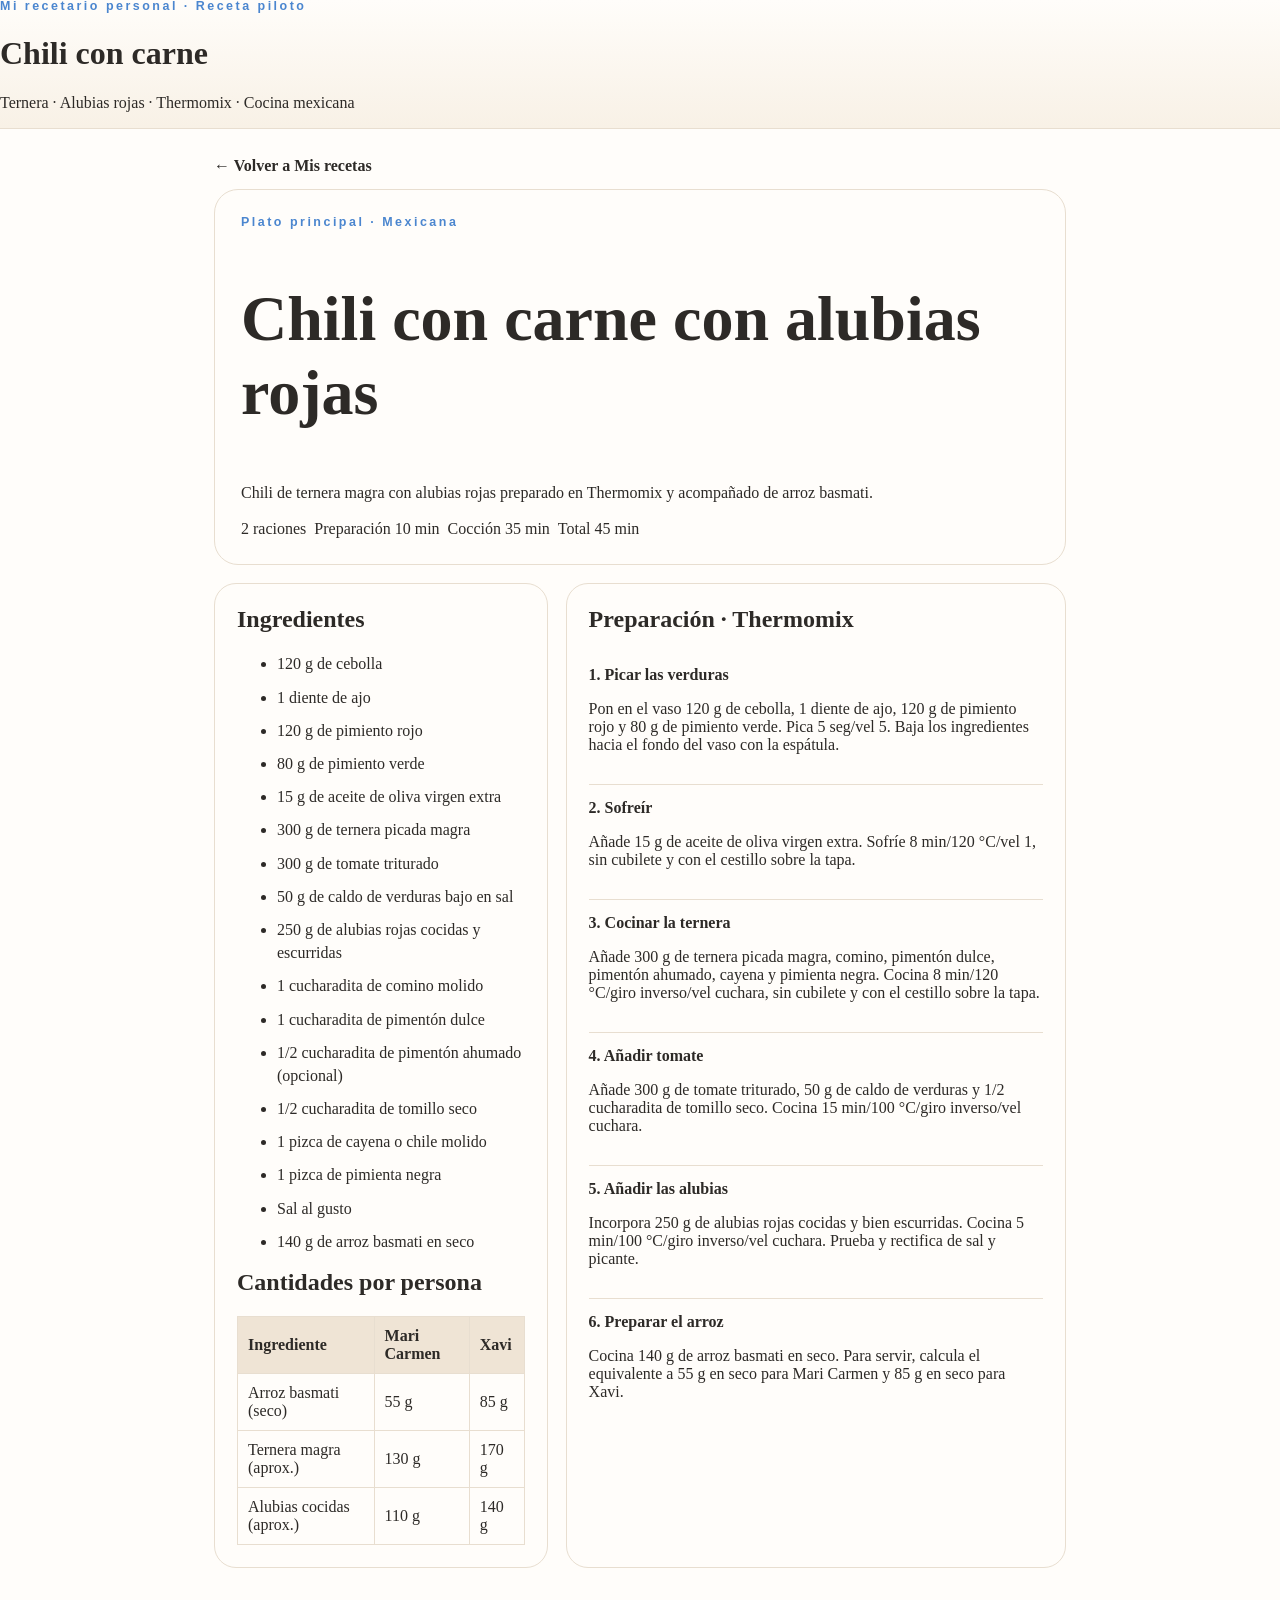
<file: chili-con-carne.html>
<!doctype html>
<html lang="es">
<head>
  <meta charset="utf-8">
  <meta name="viewport" content="width=device-width,initial-scale=1">
  <title>Chili con carne con alubias rojas · Mis recetas</title>
  <meta name="description" content="Chili de ternera magra con alubias rojas preparado en Thermomix y acompañado de arroz basmati.">
  <link rel="stylesheet" href="styles.css">
  <style>
.recipe-page{max-width:980px;margin:0 auto;padding:28px max(22px,5vw) 56px}
.recipe-head{background:var(--paper);border:1px solid var(--line);border-radius:24px;padding:26px;margin-bottom:18px}
.recipe-head h1{font-size:clamp(2.1rem,5vw,4rem)}
.recipe-meta{display:flex;gap:8px;flex-wrap:wrap;margin-top:18px}
.recipe-layout{display:grid;grid-template-columns:minmax(260px,.8fr) minmax(320px,1.2fr);gap:18px}
.recipe-box{background:var(--paper);border:1px solid var(--line);border-radius:22px;padding:22px}
.recipe-box h2{font-family:Georgia,serif;margin-top:0}
.recipe-box li{margin-bottom:10px;line-height:1.45}
.step-card{padding:14px 0;border-bottom:1px solid var(--line)}
.step-card:last-child{border-bottom:0}
.step-card h3{margin:0 0 6px;font-size:1rem;color:var(--accent)}
.portions{width:100%;border-collapse:collapse;margin-top:10px}
.portions th,.portions td{border:1px solid var(--line);padding:10px;text-align:left}
.portions th{background:#efe4d5}
.back{display:inline-block;margin-bottom:14px;color:var(--accent);font-weight:700;text-decoration:none}
.machine{font-weight:800}
@media(max-width:720px){.recipe-layout{grid-template-columns:1fr}}
</style>
  <script type="application/ld+json">
{
  "@context": "https://schema.org",
  "@type": "Recipe",
  "name": "Chili con carne con alubias rojas",
  "description": "Chili de ternera magra con alubias rojas preparado en Thermomix y acompañado de arroz basmati.",
  "recipeCuisine": "Mexicana",
  "recipeCategory": "Plato principal",
  "keywords": "Thermomix, chili con carne, ternera, alubias rojas, cocina mexicana",
  "recipeYield": "2 raciones",
  "prepTime": "PT10M",
  "cookTime": "PT35M",
  "totalTime": "PT45M",
  "nutrition": {
    "@type": "NutritionInformation",
    "calories": "Aprox. 550 kcal ración Mari Carmen / 750 kcal ración Xavi con arroz"
  },
  "recipeIngredient": [
    "120 g de cebolla",
    "1 diente de ajo",
    "120 g de pimiento rojo",
    "80 g de pimiento verde",
    "15 g de aceite de oliva virgen extra",
    "300 g de ternera picada magra",
    "300 g de tomate triturado",
    "50 g de caldo de verduras bajo en sal",
    "250 g de alubias rojas cocidas y escurridas",
    "1 cucharadita de comino molido",
    "1 cucharadita de pimentón dulce",
    "1/2 cucharadita de pimentón ahumado (opcional)",
    "1/2 cucharadita de tomillo seco",
    "1 pizca de cayena o chile molido",
    "1 pizca de pimienta negra",
    "Sal al gusto",
    "140 g de arroz basmati en seco"
  ],
  "recipeInstructions": [
    {
      "@type": "HowToStep",
      "name": "Picar las verduras",
      "text": "Pon en el vaso 120 g de cebolla, 1 diente de ajo, 120 g de pimiento rojo y 80 g de pimiento verde. Pica 5 seg/vel 5. Baja los ingredientes hacia el fondo del vaso con la espátula."
    },
    {
      "@type": "HowToStep",
      "name": "Sofreír",
      "text": "Añade 15 g de aceite de oliva virgen extra. Sofríe 8 min/120 °C/vel 1, sin cubilete y con el cestillo sobre la tapa."
    },
    {
      "@type": "HowToStep",
      "name": "Cocinar la ternera",
      "text": "Añade 300 g de ternera picada magra, comino, pimentón dulce, pimentón ahumado, cayena y pimienta negra. Cocina 8 min/120 °C/giro inverso/vel cuchara, sin cubilete y con el cestillo sobre la tapa."
    },
    {
      "@type": "HowToStep",
      "name": "Añadir tomate",
      "text": "Añade 300 g de tomate triturado, 50 g de caldo de verduras y 1/2 cucharadita de tomillo seco. Cocina 15 min/100 °C/giro inverso/vel cuchara."
    },
    {
      "@type": "HowToStep",
      "name": "Añadir las alubias",
      "text": "Incorpora 250 g de alubias rojas cocidas y bien escurridas. Cocina 5 min/100 °C/giro inverso/vel cuchara. Prueba y rectifica de sal y picante."
    },
    {
      "@type": "HowToStep",
      "name": "Preparar el arroz",
      "text": "Cocina 140 g de arroz basmati en seco. Para servir, calcula el equivalente a 55 g en seco para Mari Carmen y 85 g en seco para Xavi."
    }
  ]
}
  </script>
</head>
<body>
  <header class="hero">
    <div>
      <p class="eyebrow">Mi recetario personal · Receta piloto</p>
      <h1>Chili con carne</h1>
      <p class="sub">Ternera · Alubias rojas · Thermomix · Cocina mexicana</p>
    </div>
  </header>

  <main class="recipe-page">
    <a class="back" href="index.html">← Volver a Mis recetas</a>

    <section class="recipe-head">
      <p class="eyebrow">Plato principal · Mexicana</p>
      <h1>Chili con carne con alubias rojas</h1>
      <p>Chili de ternera magra con alubias rojas preparado en Thermomix y acompañado de arroz basmati.</p>
      <div class="recipe-meta">
        <span class="badge">2 raciones</span>
        <span class="badge">Preparación 10 min</span>
        <span class="badge">Cocción 35 min</span>
        <span class="badge">Total 45 min</span>
      </div>
    </section>

    <div class="recipe-layout">
      <section class="recipe-box">
        <h2>Ingredientes</h2>
        <ul>
          <li>120 g de cebolla</li><li>1 diente de ajo</li><li>120 g de pimiento rojo</li><li>80 g de pimiento verde</li><li>15 g de aceite de oliva virgen extra</li><li>300 g de ternera picada magra</li><li>300 g de tomate triturado</li><li>50 g de caldo de verduras bajo en sal</li><li>250 g de alubias rojas cocidas y escurridas</li><li>1 cucharadita de comino molido</li><li>1 cucharadita de pimentón dulce</li><li>1/2 cucharadita de pimentón ahumado (opcional)</li><li>1/2 cucharadita de tomillo seco</li><li>1 pizca de cayena o chile molido</li><li>1 pizca de pimienta negra</li><li>Sal al gusto</li><li>140 g de arroz basmati en seco</li>
        </ul>

        <h2>Cantidades por persona</h2>
        <table class="portions">
          <thead><tr><th>Ingrediente</th><th>Mari Carmen</th><th>Xavi</th></tr></thead>
          <tbody>
            <tr><td>Arroz basmati (seco)</td><td>55 g</td><td>85 g</td></tr>
            <tr><td>Ternera magra (aprox.)</td><td>130 g</td><td>170 g</td></tr>
            <tr><td>Alubias cocidas (aprox.)</td><td>110 g</td><td>140 g</td></tr>
          </tbody>
        </table>
      </section>

      <section class="recipe-box">
        <h2>Preparación · Thermomix</h2>
        <div class="step-card"><h3>1. Picar las verduras</h3><p>Pon en el vaso 120 g de cebolla, 1 diente de ajo, 120 g de pimiento rojo y 80 g de pimiento verde. Pica 5 seg/vel 5. Baja los ingredientes hacia el fondo del vaso con la espátula.</p></div><div class="step-card"><h3>2. Sofreír</h3><p>Añade 15 g de aceite de oliva virgen extra. Sofríe 8 min/120 °C/vel 1, sin cubilete y con el cestillo sobre la tapa.</p></div><div class="step-card"><h3>3. Cocinar la ternera</h3><p>Añade 300 g de ternera picada magra, comino, pimentón dulce, pimentón ahumado, cayena y pimienta negra. Cocina 8 min/120 °C/giro inverso/vel cuchara, sin cubilete y con el cestillo sobre la tapa.</p></div><div class="step-card"><h3>4. Añadir tomate</h3><p>Añade 300 g de tomate triturado, 50 g de caldo de verduras y 1/2 cucharadita de tomillo seco. Cocina 15 min/100 °C/giro inverso/vel cuchara.</p></div><div class="step-card"><h3>5. Añadir las alubias</h3><p>Incorpora 250 g de alubias rojas cocidas y bien escurridas. Cocina 5 min/100 °C/giro inverso/vel cuchara. Prueba y rectifica de sal y picante.</p></div><div class="step-card"><h3>6. Preparar el arroz</h3><p>Cocina 140 g de arroz basmati en seco. Para servir, calcula el equivalente a 55 g en seco para Mari Carmen y 85 g en seco para Xavi.</p></div>
      </section>
    </div>
  </main>
</body>
</html>
</file>
<file: styles.css>
:root {
  --navy: #0d3f73;
  --navy-strong: #0a325b;
  --blue: #4b86cf;
  --blue-soft: #dbeaf8;
  --blue-pale: #eff6fd;
  --cream: #fbf7ef;
  --paper: #fffdfa;
  --ink: #2d2a27;
  --muted: #6f6a62;
  --sage: #677454;
  --line: #e8ded0;
  --shadow: 0 18px 46px rgba(40, 54, 75, 0.10);
  --radius-xl: 30px;
  --radius-lg: 24px;
  --radius-md: 18px;
}

* { box-sizing: border-box; }
html { scroll-behavior: smooth; }
body {
  margin: 0;
  color: var(--ink);
  background: var(--paper);
  font-family: Georgia, "Times New Roman", serif;
}
img { display: block; max-width: 100%; }
a { color: inherit; }
.wrap { width: min(1180px, calc(100% - 32px)); margin: 0 auto; }

.site-header {
  position: sticky;
  top: 0;
  z-index: 30;
  background: rgba(255, 253, 250, 0.92);
  backdrop-filter: blur(10px);
  border-bottom: 1px solid var(--line);
}
.header-inner {
  min-height: 88px;
  display: flex;
  align-items: center;
  justify-content: space-between;
  gap: 28px;
}
.brand {
  text-decoration: none;
  min-width: 0;
}
.brand-mark {
  display: flex;
  flex-direction: column;
  line-height: 1;
}
.brand-title {
  color: var(--navy);
  font-size: clamp(1.5rem, 3vw, 2.05rem);
  font-style: italic;
  font-weight: 700;
}
.brand-subtitle {
  margin-top: 6px;
  color: var(--blue);
  font-size: .95rem;
}
.main-nav {
  display: flex;
  align-items: center;
  gap: 8px;
}
.main-nav a {
  text-decoration: none;
  padding: 11px 15px;
  border-radius: 999px;
  color: var(--navy);
  font-weight: 700;
  transition: background .18s ease, color .18s ease;
}
.main-nav a:hover,
.main-nav a.active {
  background: var(--blue-pale);
}
.menu-toggle {
  display: none;
  width: 46px;
  height: 46px;
  border: 1px solid var(--line);
  border-radius: 14px;
  background: white;
  padding: 10px;
  cursor: pointer;
}
.menu-toggle span {
  display: block;
  height: 2px;
  background: var(--navy);
  border-radius: 999px;
}
.menu-toggle span + span { margin-top: 6px; }

.eyebrow {
  margin: 0 0 14px;
  color: var(--blue);
  font: 700 .78rem/1.1 Arial, sans-serif;
  letter-spacing: .2em;
}

.hero {
  background: linear-gradient(180deg, #fffdfa 0%, #f8f1e6 100%);
  border-bottom: 1px solid var(--line);
}
.hero-grid {
  display: grid;
  grid-template-columns: 1.02fr 1fr;
  gap: 42px;
  align-items: center;
  padding: 44px 0 52px;
}
.hero-copy h1 {
  margin: 0 0 18px;
  color: var(--navy);
  font-size: clamp(3rem, 6vw, 5rem);
  line-height: .95;
  letter-spacing: -.04em;
}
.lead {
  margin: 0 0 28px;
  max-width: 580px;
  font-size: 1.18rem;
  line-height: 1.65;
  color: #3b3834;
}
.hero-actions {
  display: flex;
  flex-wrap: wrap;
  gap: 14px;
  margin-bottom: 22px;
}
.btn {
  display: inline-flex;
  align-items: center;
  justify-content: center;
  min-height: 50px;
  padding: 0 24px;
  border-radius: 999px;
  text-decoration: none;
  font-weight: 700;
  transition: transform .18s ease, background .18s ease;
}
.btn.primary {
  color: white;
  background: var(--navy);
  box-shadow: 0 10px 24px rgba(13, 63, 115, .18);
}
.btn.primary:hover { transform: translateY(-2px); }
.btn.secondary {
  color: var(--navy);
  background: white;
  border: 1px solid #c5d5e8;
}

.mini-note-grid {
  display: flex;
  flex-wrap: wrap;
  gap: 12px;
}
.mini-note {
  padding: 10px 14px;
  border-radius: 999px;
  background: rgba(255,255,255,.88);
  border: 1px solid #d9e6f4;
  color: var(--navy);
  font-size: .95rem;
}
.hero-art-card {
  padding: 24px;
  border-radius: 32px;
  background: rgba(255,255,255,.66);
  box-shadow: var(--shadow);
  border: 1px solid rgba(232, 222, 208, .8);
}
.hero-art-card img {
  width: 100%;
  border-radius: 20px;
  mix-blend-mode: multiply;
}

.quick-access,
.preview-section {
  padding: 76px 0;
}
.section-head {
  text-align: center;
  margin-bottom: 34px;
}
.split-head {
  display: grid;
  grid-template-columns: 1fr 1fr;
  align-items: end;
  gap: 28px;
  text-align: left;
}
.section-head h2 {
  margin: 0;
  color: var(--navy);
  font-size: clamp(2rem, 4vw, 3.2rem);
}
.section-intro {
  margin: 0;
  color: var(--muted);
  font-size: 1.08rem;
  line-height: 1.65;
}

.access-grid {
  display: grid;
  grid-template-columns: repeat(4, 1fr);
  gap: 18px;
}
.access-card {
  min-height: 230px;
  display: flex;
  flex-direction: column;
  justify-content: space-between;
  gap: 18px;
  text-decoration: none;
  padding: 24px;
  background: var(--cream);
  border: 1px solid var(--line);
  border-radius: var(--radius-lg);
  box-shadow: var(--shadow);
  transition: transform .18s ease, border-color .18s ease;
}
.access-card:hover {
  transform: translateY(-4px);
  border-color: #cbd8e7;
}
.access-recetas {
  background: linear-gradient(180deg, #f7fbff 0%, #eef5fd 100%);
}
.access-icon {
  width: 58px;
  height: 58px;
  display: grid;
  place-items: center;
  border-radius: 18px;
  background: white;
  border: 1px solid #d7e4f1;
  font-size: 1.8rem;
}
.access-card h3 {
  margin: 0 0 8px;
  color: var(--navy);
  font-size: 1.5rem;
}
.access-card p {
  margin: 0;
  color: #45413d;
  line-height: 1.55;
}
.access-card span {
  color: var(--blue);
  font-weight: 700;
}

.highlight-band {
  padding: 0 0 24px;
}
.highlight-grid {
  display: grid;
  grid-template-columns: 1.15fr .85fr;
  gap: 18px;
}
.highlight-card {
  background: linear-gradient(180deg, #fcfaf6 0%, #f3f8fd 100%);
  border: 1px solid var(--line);
  border-radius: var(--radius-xl);
  padding: 30px;
  box-shadow: var(--shadow);
}
.big-card h2,
.small-card h3 {
  color: var(--navy);
  margin: 0 0 12px;
}
.big-card h2 { font-size: clamp(1.9rem, 3vw, 2.7rem); }
.small-card h3 { font-size: clamp(1.4rem, 2.4vw, 2rem); }
.highlight-card p {
  margin: 0;
  line-height: 1.65;
  color: #4a4640;
}
.text-link {
  display: inline-block;
  margin-top: 18px;
  color: var(--navy);
  font-weight: 700;
  text-decoration: none;
}
.text-link:hover { text-decoration: underline; }

.preview-grid {
  display: grid;
  grid-template-columns: repeat(3, 1fr);
  gap: 18px;
}
.preview-card {
  border-radius: var(--radius-lg);
  border: 1px solid var(--line);
  overflow: hidden;
  box-shadow: var(--shadow);
  background: white;
}
.preview-photo {
  position: relative;
  min-height: 310px;
  padding: 24px;
  display: flex;
  flex-direction: column;
  justify-content: flex-end;
}
.preview-photo::before {
  content: "";
  position: absolute;
  inset: 0;
  background-size: cover;
  background-position: center;
  opacity: .18;
}
.recipes-card::before {
  background-image: radial-gradient(circle at 20% 20%, #86aee0 0, transparent 32%), linear-gradient(135deg, #f1f8ff, #fcf7ef);
}
.labores-card::before {
  background-image: radial-gradient(circle at 70% 18%, #a5c2ea 0, transparent 30%), linear-gradient(135deg, #f7fbff, #f6efe6);
}
.recuerdos-card::before {
  background-image: radial-gradient(circle at 78% 24%, #d6e7fa 0, transparent 30%), linear-gradient(135deg, #fffaf2, #f3f7fd);
}
.preview-photo > * { position: relative; z-index: 1; }
.tag {
  display: inline-flex;
  align-self: flex-start;
  margin-bottom: 14px;
  padding: 7px 12px;
  border-radius: 999px;
  background: rgba(255,255,255,.92);
  border: 1px solid #d8e4f1;
  color: var(--navy);
  font: 700 .75rem/1 Arial, sans-serif;
  letter-spacing: .12em;
}
.preview-card h3 {
  margin: 0 0 10px;
  color: var(--navy);
  font-size: 1.6rem;
}
.preview-card p {
  margin: 0;
  color: #46423e;
  line-height: 1.6;
}

.quote-band {
  margin-top: 8px;
  background: #edf5fd;
  border-top: 1px solid #dbe9f7;
  border-bottom: 1px solid #dbe9f7;
}
.quote-wrap {
  padding: 32px 0;
  text-align: center;
}
.quote-main {
  margin: 0 0 10px;
  color: var(--navy);
  font-size: clamp(1.25rem, 2.7vw, 2.1rem);
  font-style: italic;
}
.quote-sub {
  margin: 0;
  color: var(--blue);
}

.site-footer {
  background: white;
  border-top: 1px solid var(--line);
}
.footer-grid {
  min-height: 118px;
  display: grid;
  grid-template-columns: 1.2fr 1fr 1fr;
  gap: 24px;
  align-items: center;
  padding: 18px 0;
}
.footer-brand {
  display: flex;
  flex-direction: column;
  gap: 6px;
}
.footer-brand strong {
  color: var(--navy);
  font-size: 1.15rem;
}
.footer-brand span,
.footer-note p {
  color: var(--muted);
}
.footer-links {
  display: flex;
  flex-wrap: wrap;
  gap: 10px 14px;
}
.footer-links a {
  color: var(--navy);
  text-decoration: none;
  font-weight: 700;
}
.footer-links a:hover { text-decoration: underline; }
.footer-note p { margin: 0; }

.construction-page {
  min-height: 100vh;
  background: linear-gradient(180deg, #fffdfa, #edf5fd);
}
.construction-wrap {
  min-height: 100vh;
  display: grid;
  place-items: center;
  padding: 24px;
}
.construction-card {
  width: min(720px, 100%);
  text-align: center;
  padding: clamp(36px, 6vw, 72px);
  background: rgba(255,255,255,.92);
  border: 1px solid var(--line);
  border-radius: 32px;
  box-shadow: var(--shadow);
}
.mini-brand {
  color: var(--navy);
  text-decoration: none;
  font-size: 1.5rem;
  font-style: italic;
  font-weight: 700;
}
.construction-icon {
  font-size: 4rem;
  margin: 26px 0 16px;
}
.construction-card h1 {
  margin: 0 0 16px;
  color: var(--navy);
  font-size: clamp(2rem, 5vw, 3.7rem);
}
.construction-card p:not(.eyebrow) {
  margin: 0 auto 28px;
  max-width: 540px;
  line-height: 1.65;
  font-size: 1.1rem;
}

@media (max-width: 980px) {
  .hero-grid,
  .split-head,
  .highlight-grid,
  .footer-grid {
    grid-template-columns: 1fr;
  }
  .split-head { text-align: center; }
  .section-intro { max-width: 720px; margin: 0 auto; }
  .access-grid { grid-template-columns: repeat(2, 1fr); }
  .preview-grid { grid-template-columns: 1fr; }
  .footer-grid { padding: 26px 0; }
}

@media (max-width: 860px) {
  .menu-toggle { display: block; }
  .main-nav {
    display: none;
    position: absolute;
    top: 88px;
    left: 16px;
    right: 16px;
    flex-direction: column;
    align-items: stretch;
    gap: 8px;
    padding: 14px;
    border-radius: 22px;
    background: white;
    border: 1px solid var(--line);
    box-shadow: var(--shadow);
  }
  .main-nav.open { display: flex; }
  .hero-grid {
    grid-template-columns: 1fr;
    padding-top: 28px;
  }
  .hero-copy {
    text-align: center;
  }
  .lead {
    margin-left: auto;
    margin-right: auto;
  }
  .hero-actions,
  .mini-note-grid {
    justify-content: center;
  }
  .hero-art-card {
    order: -1;
  }
}

@media (max-width: 600px) {
  .wrap { width: min(100% - 24px, 1180px); }
  .header-inner { min-height: 76px; gap: 12px; }
  .main-nav { top: 76px; }
  .brand-subtitle { font-size: .8rem; }
  .hero-grid,
  .quick-access,
  .preview-section { padding-top: 28px; padding-bottom: 44px; }
  .hero-copy h1 { font-size: 3rem; }
  .lead { font-size: 1.03rem; }
  .access-grid { grid-template-columns: 1fr; }
  .access-card,
  .preview-photo,
  .highlight-card { min-height: auto; }
  .site-footer { text-align: center; }
  .footer-links { justify-content: center; }
}


/* --- Portada con logo ancho de página --- */
.header-nav-only {
  justify-content: flex-end;
}

.logo-banner {
  background: linear-gradient(180deg, #fffdfa 0%, #f8f1e6 100%);
  border-bottom: 1px solid var(--line);
}

.logo-banner-inner {
  width: 100%;
  overflow: hidden;
}

.logo-banner img {
  width: 100%;
  max-height: 520px;
  object-fit: contain;
  object-position: center;
  margin: 0 auto;
  background: #fffdfa;
}

.intro-section {
  padding: 34px 0 12px;
  background: var(--paper);
}

.intro-content {
  text-align: center;
}

.intro-content p {
  max-width: 820px;
  margin: 0 auto;
  font-size: 1.2rem;
  line-height: 1.7;
  color: #3b3834;
}

@media (max-width: 860px) {
  .header-nav-only {
    justify-content: flex-end;
  }

  .logo-banner img {
    max-height: none;
  }
}

@media (max-width: 600px) {
  .logo-banner img {
    width: 100%;
    object-fit: contain;
  }

  .intro-section {
    padding: 24px 0 4px;
  }

  .intro-content p {
    font-size: 1.02rem;
    line-height: 1.6;
  }
}
</file>
